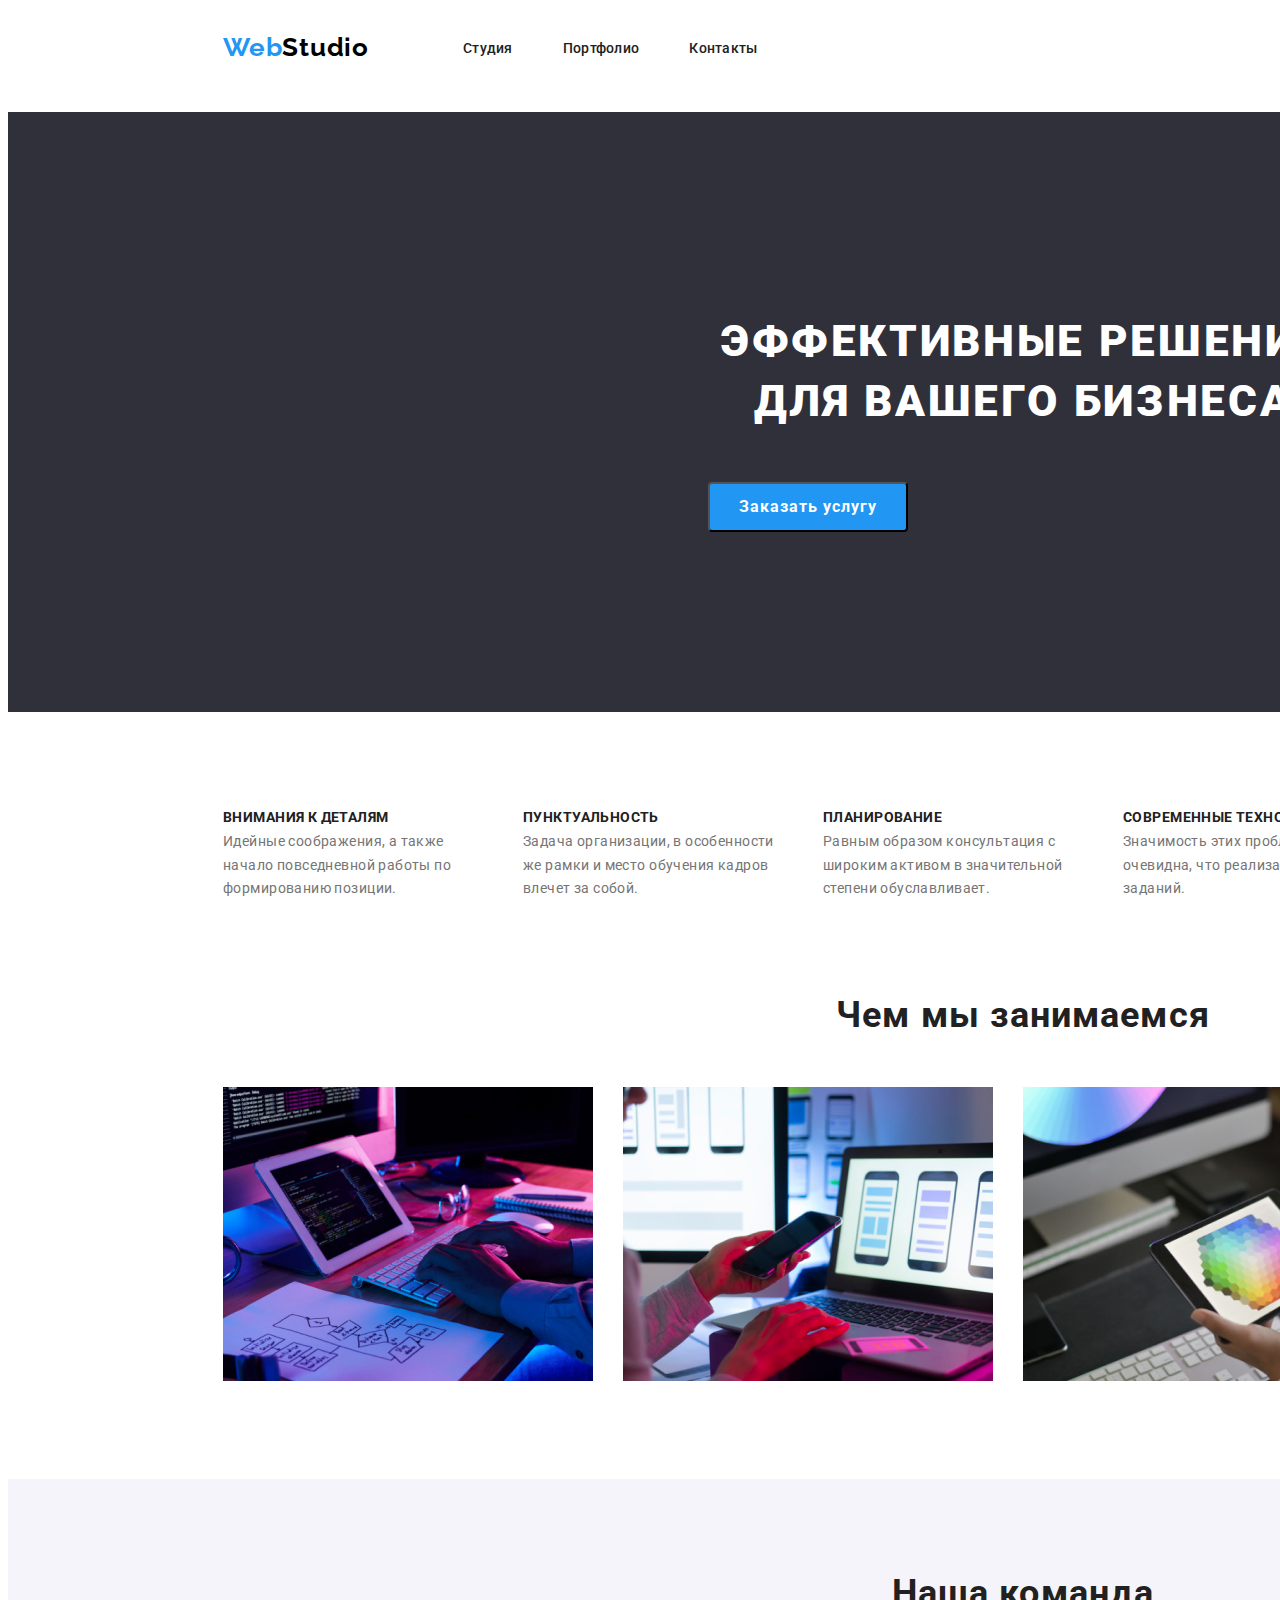
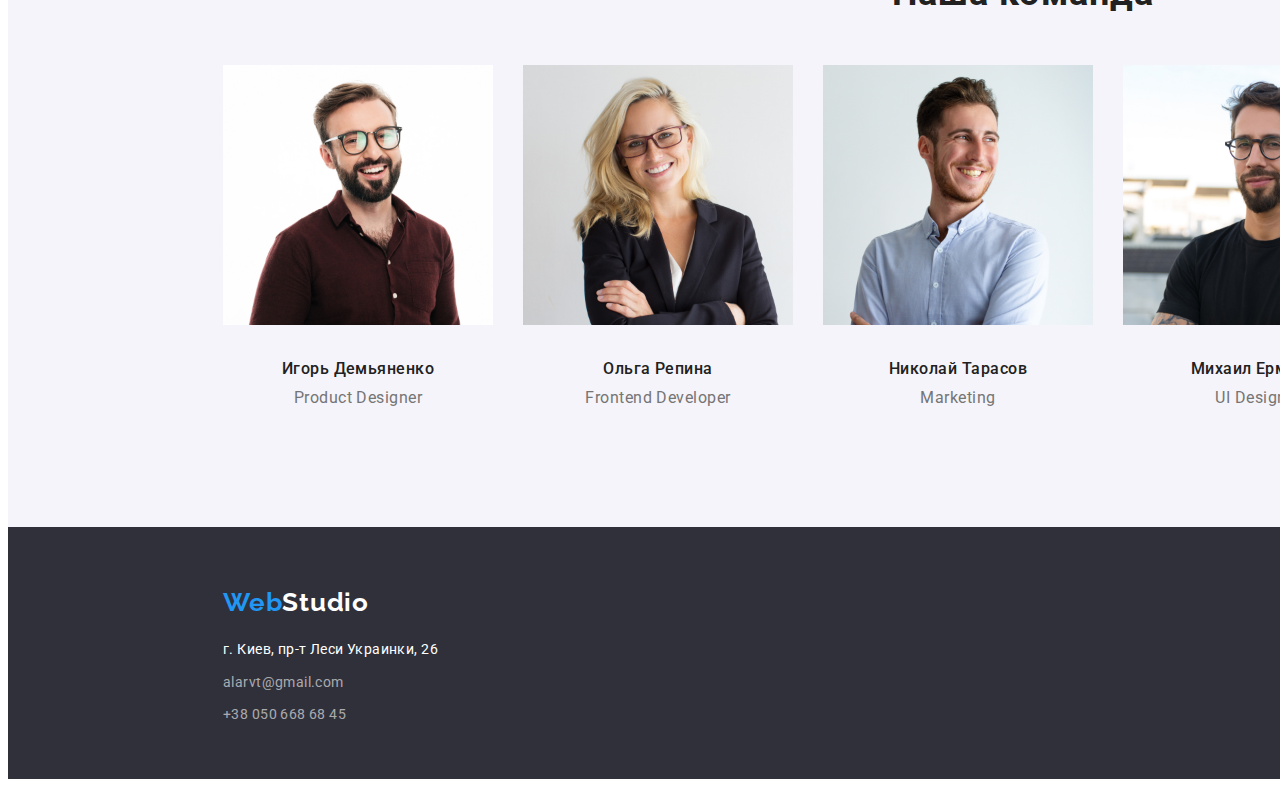
<file: index.html>
<!DOCTYPE html>
<html lang="en">
<head>
     <meta charset="UTF-8">
     <meta http-equiv="X-UA-Compatible" content="IE=edge">
     <meta name="viewport" content="width=device-width, initial-scale=1.0">    
     <title>Document</title> 
     <link rel="preconnect" href="https://fonts.googleapis.com">
     <link rel="preconnect" href="https://fonts.gstatic.com" crossorigin>
     <link href="https://fonts.googleapis.com/css2?family=Raleway:wght@700&family=Roboto:wght@400;500;700;900&display=swap" rel="stylesheet">
     <link rel="stylesheet" href="https://cdnjs.cloudflare.com/ajax/libs/modern-normalize/1.1.0/modern-normalize.min.css" integrity="sha512-wpPYUAdjBVSE4KJnH1VR1HeZfpl1ub8YT/NKx4PuQ5NmX2tKuGu6U/JRp5y+Y8XG2tV+wKQpNHVUX03MfMFn9Q==" crossorigin="anonymous" referrerpolicy="no-referrer" />
     <link rel="stylesheet" href="css/styles.css">
</head>
<body>
    <header class="header">
        <div class="conteiner">
            <a class="logo-web list" href="index.html">Web<span class="logo-studio">Studio</span> </a>        
            <nav class="header-nav">
                <ul class="header-nav-list list">
                    <li><a href="index.html" class="header-item nav-hover list">Студия</a></li>
                    <li><a href="portfolio.html" class="header-item nav-hover list">Портфолио</a></li>
                    <li><a href="Контакты" class="header-item nav-hover list">Контакты</a></li>
                </ul>
            </nav>    
    
            <ul class="header-contact-pre list">
                <li><a href="alarvt@gmail.com.com" class="header-contact nav-hover list">alarvt@gmail.com</a></li>
                <li><a href="+380506686845" class="header-contact nav-hover list">+38 050 668 68 45</a></li>
            </ul>             
        </div>            
    </header>
    
    <main>
        <section class="slogan">
            <div class="conteiner">
                <h1 class="slogan-title">Эффективные решения <br> для вашего бизнеса</h1>
                <button type="button" class="slogan-text">Заказать услугу</button>                                
            </div>
        </section>

        <section class="section-subtitle">
            <div class="conteiner">
                <ul class="subtitle-list list">
                    <li>
                        <h3 class="subtitle-title">ВНИМАНИЯ К ДЕТАЛЯМ</h3>
                        <p class="subtitle-text">Идейные соображения, а также начало повседневной работы по формированию позиции.</p>
                    </li>
                    <li>
                        <h3 class="subtitle-title">ПУНКТУАЛЬНОСТЬ</h3>
                        <p class="subtitle-text">Задача организации, в особенности же рамки и место обучения кадров влечет за собой.</p>
                    </li>
                    <li>
                        <h3 class="subtitle-title">ПЛАНИРОВАНИЕ</h3>
                        <p class="subtitle-text">Равным образом консультация с широким активом в значительной степени обуславливает.</p>
                    </li>
                    <li>
                        <h3 class="subtitle-title">СОВРЕМЕННЫЕ ТЕХНОЛОГИИ</h3>
                        <p class="subtitle-text">Значимость этих проблем настолько очевидна, что реализация плановых заданий.</p>
                    </li>
                </ul> 
            </div>
           
        </section>

        <section class="section-subject">
            <div class="conteiner">
                <h2 class="subject-title">Чем мы занимаемся</h2>
                <ul class="subject-list list">
                    <li>
                        <img src="images/img-2.1.jpg" alt="img" width="370">
                    </li>
                    <li>
                        <img src="images/img-2.2.jpg" alt="img" width="370">
                    </li>
                    <li>
                        <img src="images/img-2.3.jpg" alt="img" width="370">
                    </li>
                </ul>
            </div>

        </section>

        <section class="section-team">
            <div class="conteiner">
                <h2 class="team-title">Наша команда</h2>
                <ul class="team-list list">
                    <li class="team-item">
                        <img src="images/img-3.1.jpg" alt="img" width="270">
                        <h3 class="team-subtitle">Игорь Демьяненко</h3>
                        <p class="team-text">Product Designer</p>
                    </li>
                    <li class="team-item">
                        <img src="images/img-3.2.jpg" alt="img" width="270">
                        <h3 class="team-subtitle">Ольга Репина</h3>
                        <p class="team-text">Frontend Developer</p>
                    </li>
                    <li class="team-item">
                        <img src="images/img-3.3.jpg" alt="img" width="270">
                        <h3 class="team-subtitle">Николай Тарасов</h3>
                        <p class="team-text">Marketing</p>
                    </li>
                    <li class="team-item">
                        <img src="images/img-3.4.jpg" alt="img" width="270">
                        <h3 class="team-subtitle">Михаил Ермаков</h3>
                        <p class="team-text">UI Designer</p>
                    </li>
                </ul>
            </div>
        </section>
    </main>
    
    <footer class="footer">
        <div class="conteiner">
            <div class="footer-logo">
                <a class="logo-web list" href="index.html">Web<span class="footer-logo-studio">Studio</span> </a>
            </div>
            
            <address class="footer-address">
              <ul class="footer-contact list">
                 <li><a href="https://goo.gl/maps/wtUjasKCseNbNBwh8" class="footer-item-pre list">г. Киев, пр-т Леси Украинки, 26</a></li>            
                 <li><a href="info@example.com" class="footer-item list">alarvt@gmail.com</a></li>
                 <li><a href="+380991111111" class="footer-item list">+38 050 668 68 45</a></li>
              </ul>
            </address>
        </div>

    </footer>
    
</body>
</html>
</file>
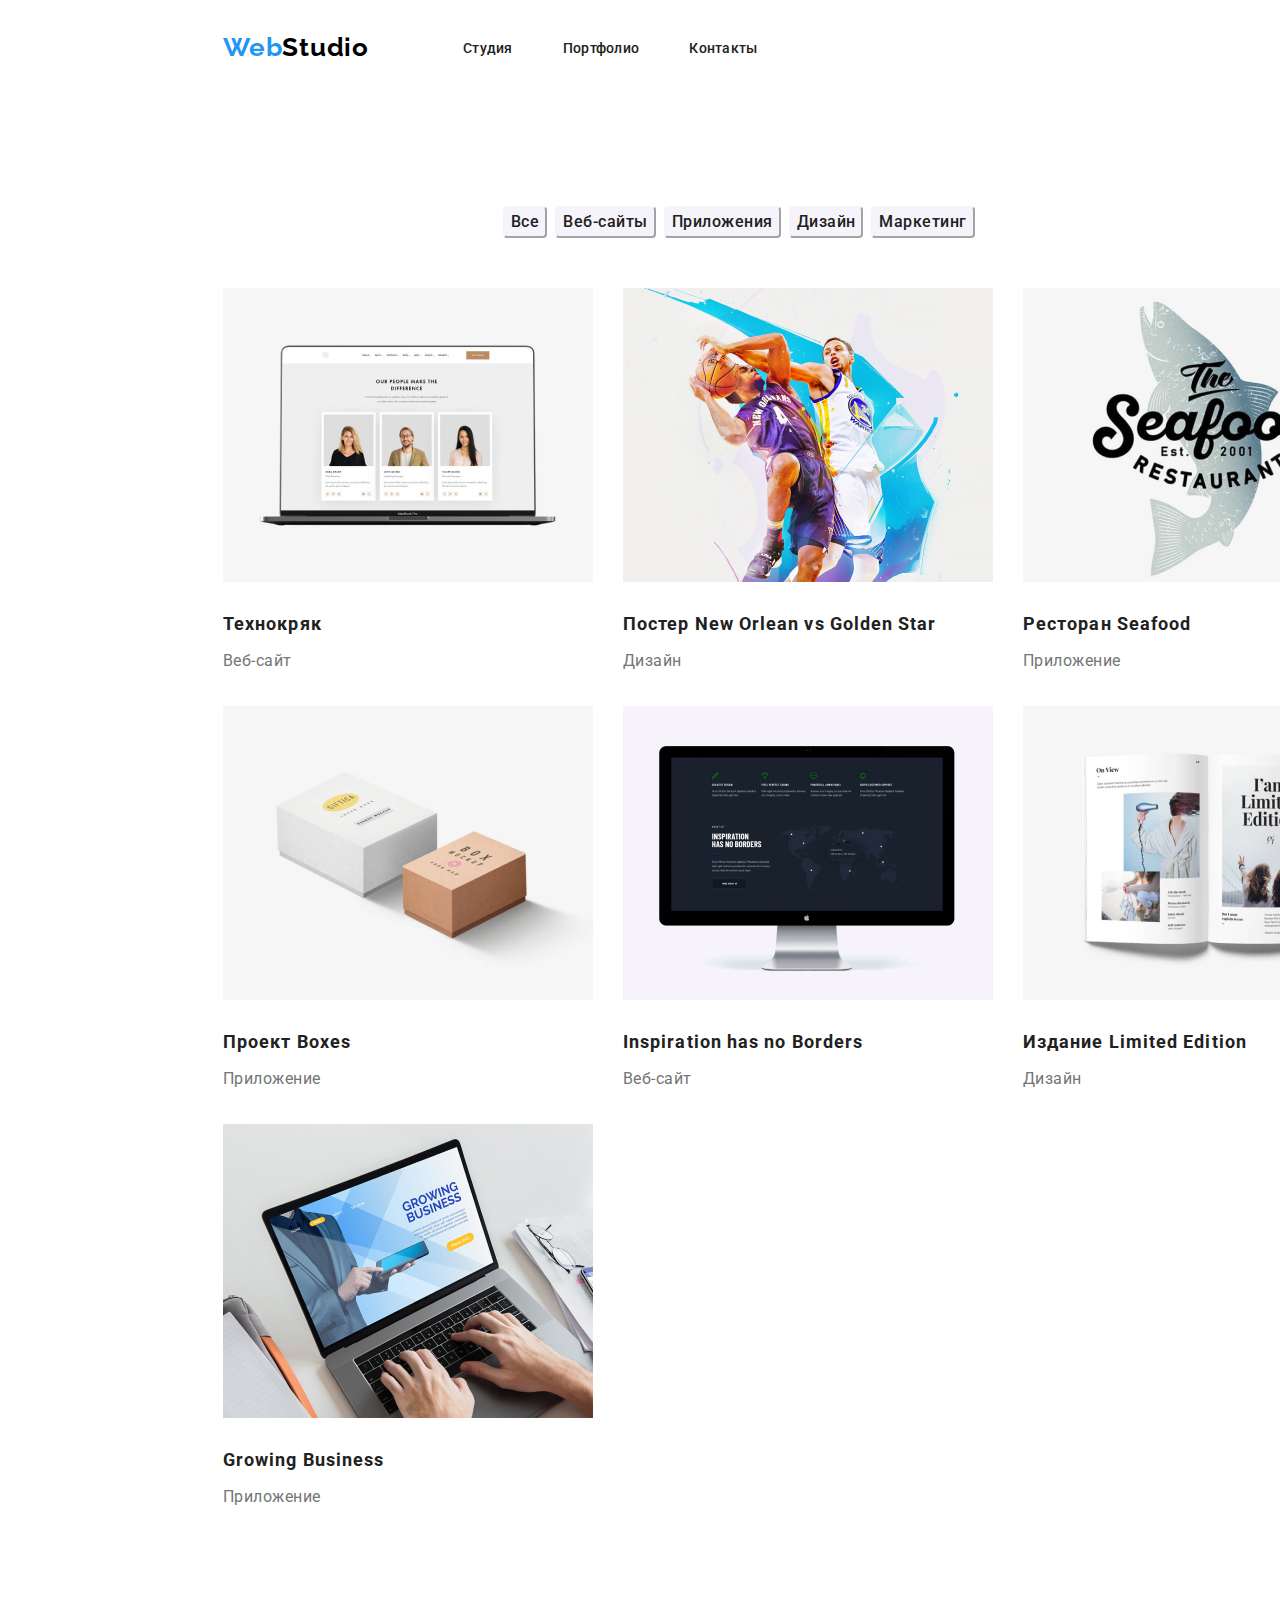
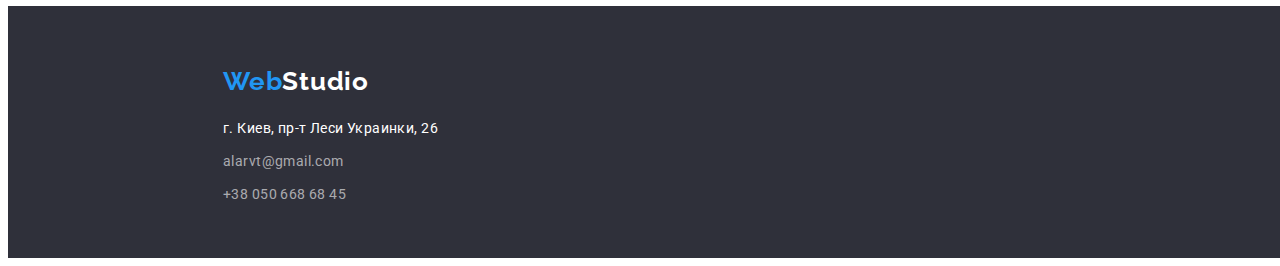
<file: portfolio.html>
<!DOCTYPE html>
<html lang="en">
<head>
    <meta charset="UTF-8">
    <meta http-equiv="X-UA-Compatible" content="IE=edge">
    <meta name="viewport" content="width=device-width, initial-scale=1.0">    
    <title>Document</title> 
    <link rel="preconnect" href="https://fonts.googleapis.com">
    <link rel="preconnect" href="https://fonts.gstatic.com" crossorigin>
    <link href="https://fonts.googleapis.com/css2?family=Raleway:wght@700&family=Roboto:wght@400;500;700;900&display=swap" rel="stylesheet">
    <link rel="stylesheet" href="https://cdnjs.cloudflare.com/ajax/libs/modern-normalize/1.1.0/modern-normalize.min.css" integrity="sha512-wpPYUAdjBVSE4KJnH1VR1HeZfpl1ub8YT/NKx4PuQ5NmX2tKuGu6U/JRp5y+Y8XG2tV+wKQpNHVUX03MfMFn9Q==" crossorigin="anonymous" referrerpolicy="no-referrer" />
    <link rel="stylesheet" href="css/styles.css"> 
</head>
<body>
    <header class="header">
        <div class="conteiner">
            <a class="logo-web list" href="index.html">Web<span class="logo-studio">Studio</span> </a>        
            <nav class="header-nav">
                <ul class="header-nav-list list">
                    <li><a href="index.html" class="header-item nav-hover list">Студия</a></li>
                    <li><a href="portfolio.html" class="header-item nav-hover list">Портфолио</a></li>
                    <li><a href="Контакты" class="header-item nav-hover list">Контакты</a></li>
                </ul>
            </nav>    
    
            <ul class="header-contact-pre list">
                <li><a href="alarvt@gmail.com.com" class="header-contact nav-hover list">alarvt@gmail.com</a></li>
                <li><a href="+380506686845" class="header-contact nav-hover list">+38 050 668 68 45</a></li>
            </ul>             
        </div>            
    </header>

    <main>
        <section class="button-section">
            <div class="conteiner">
                <ul class="button-list list">
                    <li><button type="button" class="button-item button-hover">Все</button></li>
                    <li><button type="button" class="button-item button-hover">Веб-сайты</button></li>
                    <li><button type="button" class="button-item button-hover">Приложения</button></li>
                    <li><button type="button" class="button-item button-hover">Дизайн</button></li>
                    <li><button type="button" class="button-item button-hover">Маркетинг</button></li>
                </ul>
                <ul class="images-list list">
                    <li>
                        <img src="images/img-4.1.jpg" alt="img" width="370">
                        <h3 class="sutitle-name">Технокряк</h3>
                        <p class="tipe-text">Веб-сайт</p>
                    </li>
                    <li>
                        <img src="images/img-4.2.jpg" alt="img" width="370">
                        <h3 class="sutitle-name">Постер New Orlean vs Golden Star</h3>
                        <p class="tipe-text">Дизайн</p>
                    </li>
                    <li>
                        <img src="images/img-4.3.jpg" alt="img" width="370">
                        <h3 class="sutitle-name">Ресторан Seafood</h3>
                        <p class="tipe-text">Приложение</p>
                    </li>
                    <li>
                        <img src="images/img-4.4.jpg" alt="img" width="370">
                        <h3 class="sutitle-name">Проект Prime</h3>
                        <p class="tipe-text">Маркетинг</p>
                    </li>
                    <li>
                        <img src="images/img-4.5.jpg" alt="img" width="370">
                        <h3 class="sutitle-name">Проект Boxes</h3>
                        <p class="tipe-text">Приложение</p>
                    </li>
                    <li>
                        <img src="images/img-4.6.jpg" alt="img" width="370">
                        <h3 class="sutitle-name">Inspiration has no Borders</h3>
                        <p class="tipe-text">Веб-сайт</p>
                    </li>
                    <li>
                        <img src="images/img-4.7.jpg" alt="img" width="370">
                        <h3 class="sutitle-name">Издание Limited Edition</h3>
                        <p class="tipe-text">Дизайн</p>
                    </li>
                    <li>
                        <img src="images/img-4.8.jpg" alt="img" width="370">
                        <h3 class="sutitle-name">Проект LAB</h3>
                        <p class="tipe-text">Маркетинг</p>
                    </li>
                    <li>
                        <img src="images/img-4.9.jpg" alt="img" width="370">
                        <h3 class="sutitle-name">Growing Business</h3>
                        <p class="tipe-text">Приложение</p>
                    </li>
                </ul>
            </div>

        </section>                
    </main>
    
    <footer class="footer">
        <div class="conteiner">
            <div class="footer-logo">
                <a class="logo-web list" href="index.html">Web<span class="footer-logo-studio">Studio</span> </a>
            </div>
            
            <address class="footer-address">
              <ul class="footer-contact list">
                 <li><a href="https://goo.gl/maps/wtUjasKCseNbNBwh8" class="footer-item-pre list">г. Киев, пр-т Леси Украинки, 26</a></li>            
                 <li><a href="info@example.com" class="footer-item list">alarvt@gmail.com</a></li>
                 <li><a href="+380991111111" class="footer-item list">+38 050 668 68 45</a></li>
              </ul>
            </address>
        </div>

    </footer>
</body>
</html>
</file>
<file: css/styles.css>
:root {
    --main-title-color: #212121;
    --main-text-color: #757575;
}

p,
h1,
h2,
h3,
h4,
h5,
h6 {
    margin: 0;
}

ul {
    margin: 0;
    padding: 0;
}

body {
    font-family: "Roboto", "sans-serif";
}

.list {
    list-style: none;
    text-decoration: none;
}

.conteiner {
    width: 1600px;
    padding-right: 215px;
    padding-left: 215px;
    margin-left: auto;
    margin-right: auto;
    /* outline: 2px solid red; */
}

/*-----------header----------*/

.header {
    background: #FFFFFF;
    padding-top: 24px;
    height: 80px;
}
.header .conteiner {
    display: flex;
    align-items: center;
    
}
.logo-web {
    font-family: 'Raleway';
    font-style: normal;
    font-weight: 700;
    font-size: 26px;
    line-height: 1.19;
    letter-spacing: 0.03em;
    color: #2196F3;
    margin-right: 94px;
     
}
.logo-studio {
    font-family: 'Raleway';
    font-style: normal;
    font-weight: 700;
    font-size: 26px;
    line-height: 1.19;
    letter-spacing: 0.03em;
    color: #000000;
}
.header-nav {        
}

.header-nav-list {
    display: flex;
    gap: 50px;
}

.header-item {
    font-weight: 500;
    line-height: 1.14;
    font-size: 14px;
    letter-spacing: 0.02em;
    color: var(--main-title-color);
}

.header-contact-pre {
    display: flex;
    margin-left: auto;
    gap: 50px;

}

.header-contact {
    font-weight: 500;
    font-size: 14px;
    line-height: 1.14;
    letter-spacing: 0.02em;
    color: var(--main-text-color);
}

.nav-hover:hover {
    color: #2196F3;
}

/*-----------sectoin slogan----------*/

.slogan {
    background: #2F303A;
    width: 1600px;
    height: 600px;
    margin: auto;
}

.slogan-title {
    font-weight: 900;
    font-size: 44px;
    line-height: 1.36;
    text-align: center;
    letter-spacing: 0.06em;
    text-transform: uppercase;
    color: #FFFFFF;     
    padding-top: 200px;
}

.slogan-button {
    margin: auto;
}

.slogan-text {
    font-family: 'Roboto';
    font-style: normal;
    font-weight: 700;
    font-size: 16px;
    line-height: 2;
    letter-spacing: 0.06em;
    color: #FFFFFF;
    width: 200px;
    height: 50px;
    background-color: #2196F3;
    margin-top: 50px; 
    margin-left: 485px;
    border-radius: 4px;

}

/*-----------subtitle----------*/

.section-subtitle {
    background: #FFFFFF;
}

.subtitle-list {
    margin-top: 94px;
    display: flex;
    gap: 30px;
}



.subtitle-title {
    font-weight: 700;
    font-size: 14px;
    line-height: 1.7;
    letter-spacing: 0.03em;
    color:  var(--main-title-color);

}

.subtitle-text {
    font-weight: 400;
    font-size: 14px;
    line-height: 1.7;
    letter-spacing: 0.03em;
    color:  var(--main-text-color);
    width: 270px;
    margin-top: 10;
}

/*-----------subject----------*/

.section-subject {
    background: #FFFFFF;
    margin-top: 94px;
}

.subject-list {
    display: flex;
    gap: 30px;
    margin-top: 50px;
}

.subject-title {
    font-weight: 700;
    font-size: 36px;
    line-height: 1.16;
    text-align: center;
    letter-spacing: 0.03em;
    color:  var(--main-title-color);
}

/*-----------team----------*/

.section-team {
    background: #F5F4FA;
    margin: auto;
    margin-top: 94px;
   /*  margin-bottom: 94px; */
    width: 1600px;
    height: 648px; 
}

.team-title {
    font-weight: 700;
    font-size: 36px;
    line-height: 1.16;
    text-align: center;
    letter-spacing: 0.03em;
    color:  #212121;
    padding-top: 94px;
    padding-bottom: 50px;
}

.team-list {
    display: flex;
    gap: 30px;
    padding-bottom: 94px;
}

.team-item {
    text-align: center;
}

.team-subtitle {
    font-weight: 500;
    font-size: 16px;
    line-height: 1.2;
    letter-spacing: 0.03em;
    color:  var(--main-title-color);
    margin-top: 30px;
}

.team-text {
    font-weight: 400;
    font-size: 16px;
    line-height: 1.2;
    letter-spacing: 0.03em;
    color:  var(--main-text-color);
    margin-top: 10px;
}

/*-----------footer----------*/

.footer {
    background-color: #2F303A;
    height: 252px;
    width: 1600px;
    margin: auto;
}

.footer-logo {
    padding-top: 60px;
}

.footer-logo-studio {
    font-family: 'Raleway';
    font-style: normal;
    font-weight: 700;
    font-size: 26px;
    line-height: 1.19;
    letter-spacing: 0.03em;
    color: #FFFFFF;
}

.footer-address {
    margin-top: 20px;
}

.footer-contact {
    display: flex;
    flex-direction: column;
    gap: 9px;
    
}

.footer-item-pre {
    font-weight: 400;
    font-style: normal;
    font-size: 14px;
    line-height: 1.7;
    letter-spacing: 0.03em;
    color: #FFFFFF;
}

.footer-item {
    font-weight: 400;
    font-style: normal;
    font-size: 14px;
    line-height: 1.7;
    letter-spacing: 0.03em;
    color: #FFFFFF99;

}

/*-----------button-section----------*/

.button-section {
    background: #FFFFFF;
    margin-bottom: 94px;

}
.button-list {
    display: flex;
    gap: 8px;
    margin-left: 280px;
    margin-top: 94px;
}
.button-item {
    font-family: 'Roboto';
    font-style: normal;
    font-weight: 500;
    font-size: 16px;
    line-height: 26px;
    text-align: center;
    letter-spacing: 0.03em;
    background-color: #F5F4FA;
    color: var(--main-title-color);
    border-radius: 4px;
    border-color: #F5F4FA;
}

.button-hover:hover {
    background-color: #2196F3;
    color: #FFFFFF;
}

.images-list {
    display: flex;
    gap: 30px;
    flex-wrap: wrap;
    padding-top: 50px;
}

.sutitle-name {
    font-weight: 700;
    font-size: 18px;
    line-height: 2;
    letter-spacing: 0.06em;
    color: var(--main-title-color);
    padding-top: 20px;
}

.tipe-text {
    font-weight: 400;
    font-size: 16px;
    line-height: 1.875;
    letter-spacing: 0.03em;
    color: var(--main-text-color);
    padding-top: 4px;
}
</file>
